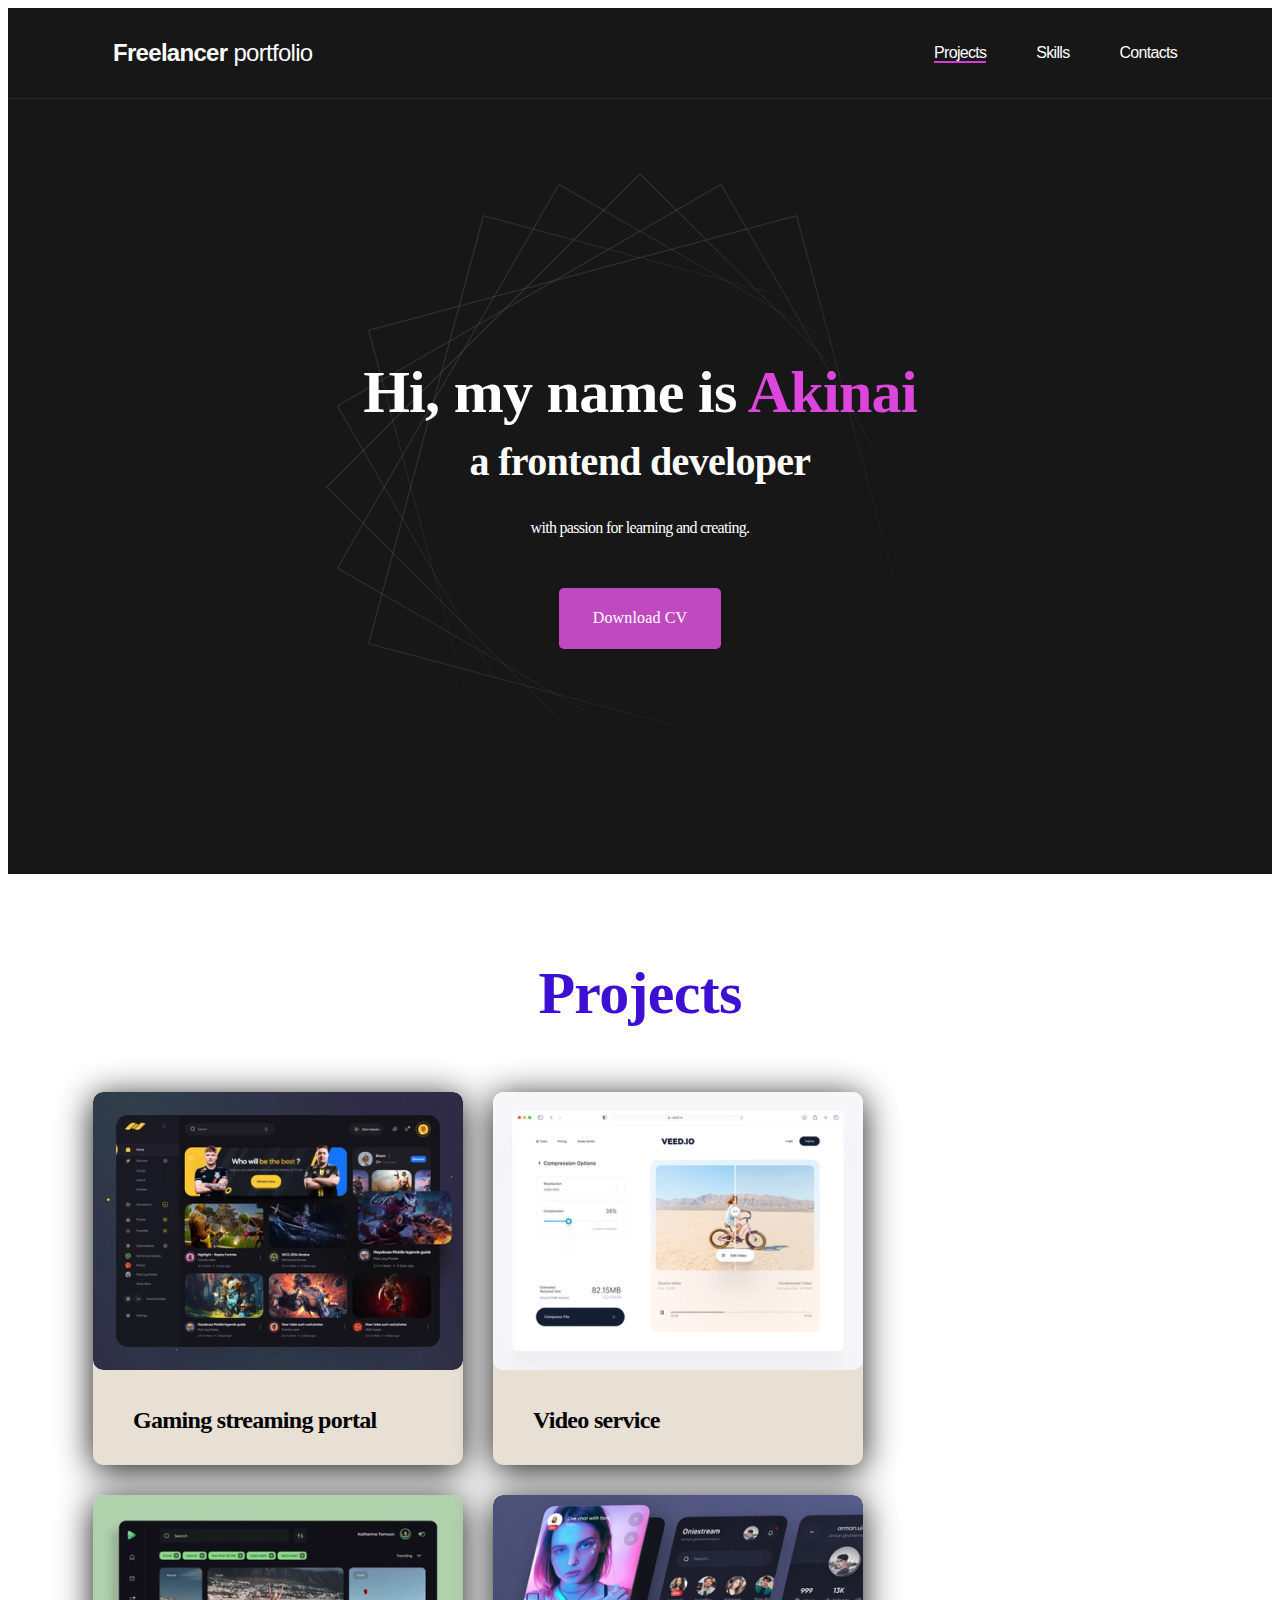
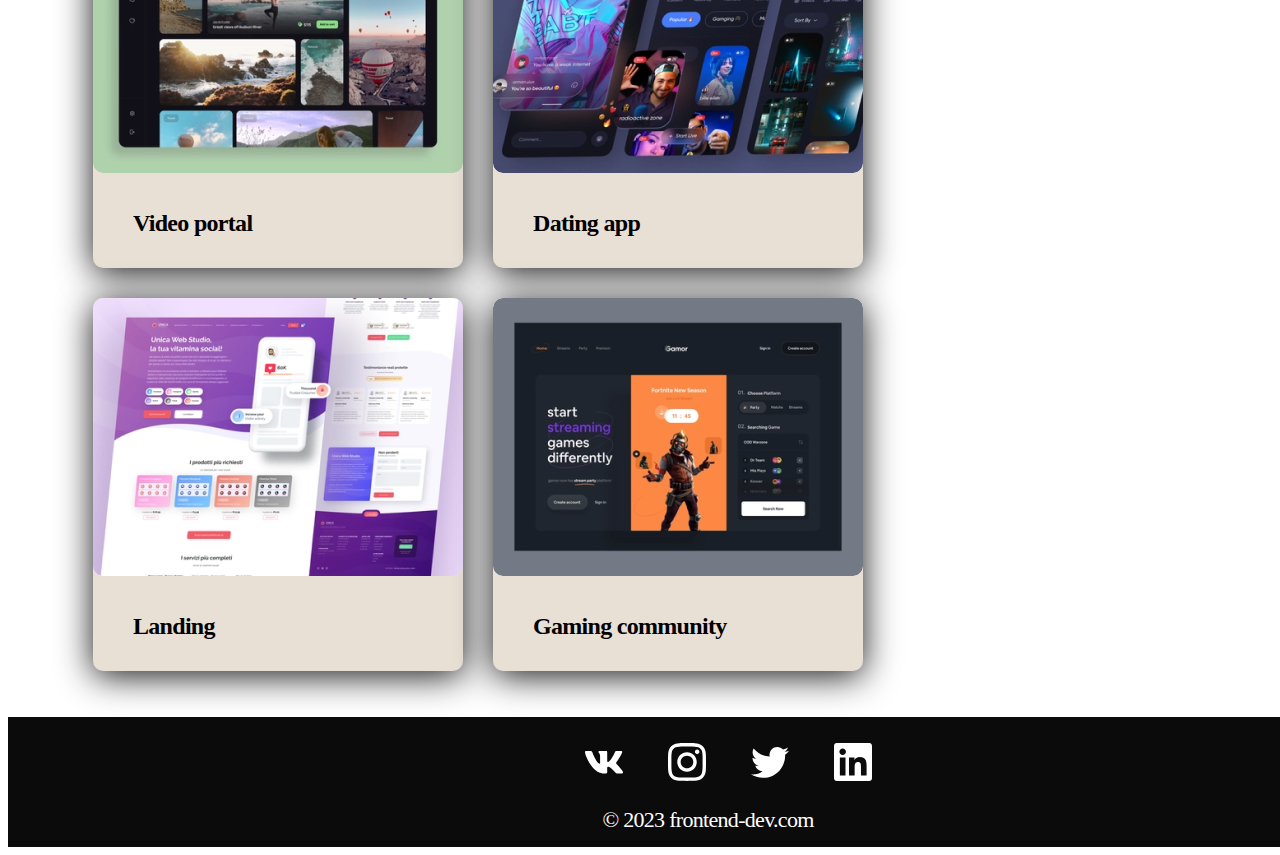
<file: index.html>
<!DOCTYPE html>
<html lang="en">
<head>
    <meta charset="UTF-8">
    <meta name="viewport" content="width=device-width, initial-scale=1.0">
    <title>Freelancer portfolio</title>
    <link rel="stylesheet" href="style.css">
</head>
<body>
    <nav class="nav">
        <div class="container">
            <div class="nav-row">
                <a href="./index.html" class="logo"><strong>Freelancer</strong> portfolio</a>
                <ul class="nav-list">
                    <li class="nav-list__item"><a href="./index.html" class="nav-list__link nav-list__link--active">Projects</a></li>
                    <li class="nav-list__item"><a href="./skills.html" class="nav-list__link">Skills</a></li>
                    <li class="nav-list__item"><a href="./contacts.html" class="nav-list__link">Contacts</a></li>
                </ul>
            </div>
        </div>
    </nav>
    <header class="header">
        <div class="container">
            <div class="header-wrapper">
                <h1 class="header-title"><strong>Hi, my name is <em>Akinai</em></strong><br>a frontend developer</h1>
                <div class="header-text"><p>with passion for learning and creating.</p></div>
                <a href="#!" class="btn">Download CV</a>
            </div>
        </div>
    </header>
    <section class="section">
        <div class="container">
            <h2 class="title-1">Projects</h2>
            <ul class="projects">
                <li class="project">
                     <a href="https://medium.com/kingdomstarter/5-best-game-livestream-platforms-for-gamers-ca9ec65443e9"><img src="./img/01.jpg" alt="project img" class="project-img"></a>
                    <h3 class="project-title">Gaming streaming portal</h3>
                </li>
                <li class="project">
                     <a href='./video.html'><img src="./img/02.jpg" alt="project img" class="project-img"></a>
                    <h3 class="project-title">Video service</h3>
                </li>
                <li class="project">
                     <a href="https://codecanyon.net/item/video-streaming-portal-tv-shows-movies-sports-videos-streaming/25581885"><img src="./img/03.jpg" alt="project img" class="project-img"></a>
                    <h3 class="project-title">Video portal</h3>
                </li>
                <li class="project">
                     <a href="https://www.aol.com/10-best-free-dating-apps-221716367.html"><img src="./img/04.jpg" alt="project img" class="project-img"></a>
                    <h3 class="project-title">Dating app</h3>
                </li>
                <li class="project">
                     <a href="https://www.youtube.com/watch?v=hnSembCjg2Y"><img src="./img/05.jpg" alt="project img" class="project-img"></a>
                    <h3 class="project-title">Landing</h3>
                </li>
                <li class="project">
                     <a href="https://www.metaengine.gg/blog/what-is-a-gaming-community-and-how-to-build-one"><img src="./img/06.jpg" alt="project img" class="project-img"></a>
                    <h3 class="project-title">Gaming community</h3>
                </li>
            </ul>
        </div>
    </section>
    <footer class="footer">
        <div class="footer-wrapper">
        <div class="container">
            <ul class="social">
                <li class="social-item"><a href="https://wap.vkontakte.ru/?q=%23%D0%BE%D0%B1%D0%B7%D0%BE%D1%80"><img src="img/vk.svg" alt=""></a></li>
                <li class="social-item"><a href="https://instagram.com/a.jeenbekova_?igshid=YTQwZjQ0NmI0OA=="><img src="img/instagram.svg" alt=""></a></li>
                <li class="social-item"><a href="#!"><img src="img/twitter.svg" alt=""></a></li>
                <li class="social-item"><a href="#!"><img src="img/linkedIn.svg" alt=""></a></li>
            </ul>
            <div class="copyright">
                <p>© 2023 frontend-dev.com</p>
            </div>
        </div>
        </div>
    </footer>
</body>
</html>
</file>
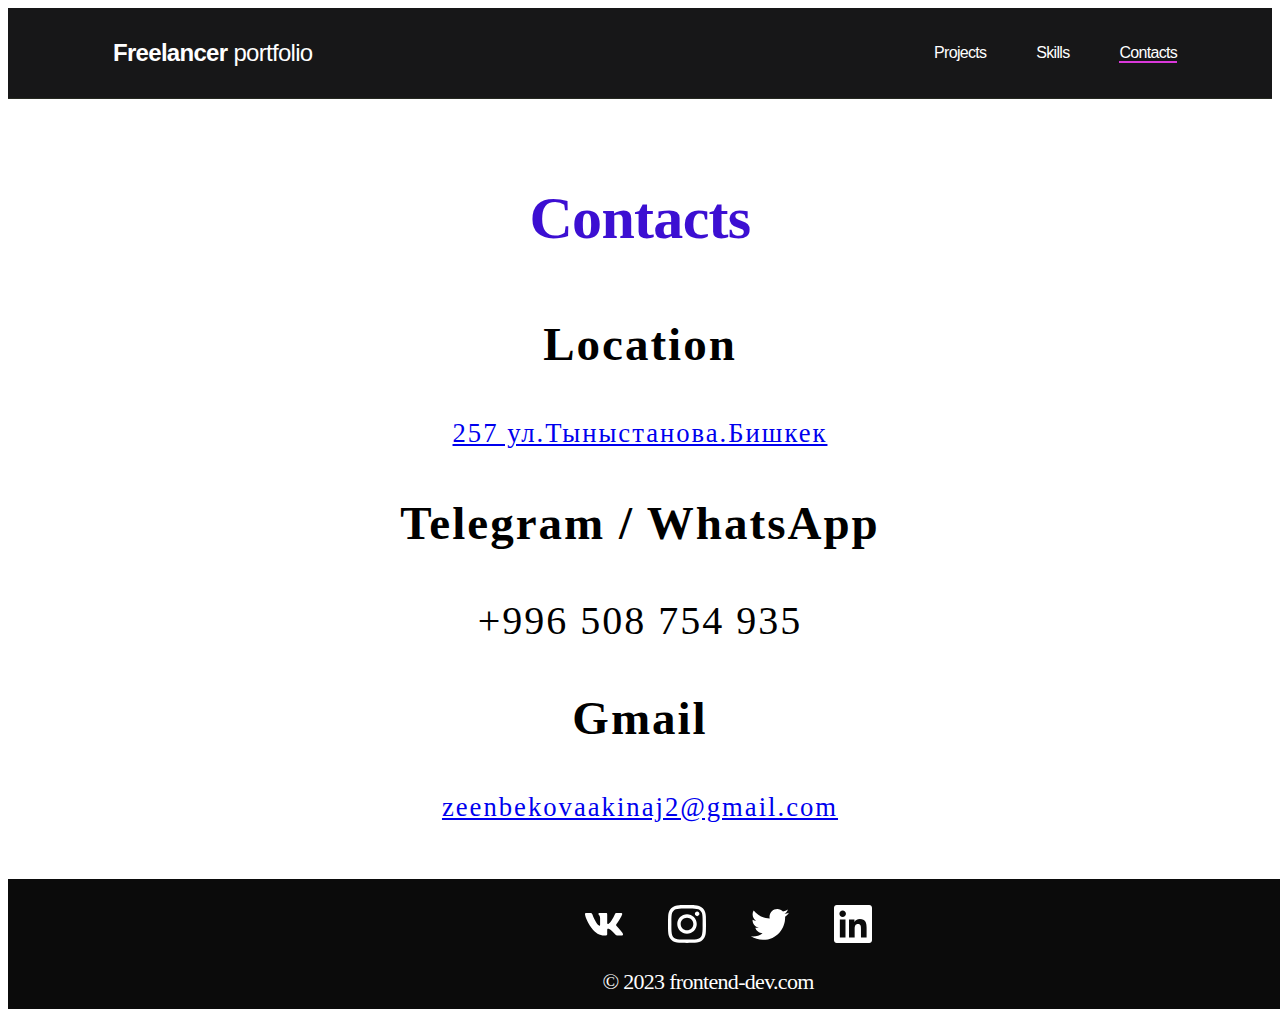
<file: contacts.html>
<!DOCTYPE html>
<html lang="en">
<head>
    <meta charset="UTF-8">
    <meta name="viewport" content="width=device-width, initial-scale=1.0">
    <title>Freelancer portfolio</title>
    <link rel="stylesheet" href="contacts.css">
</head>
<body>
    <nav class="nav">
        <div class="container">
            <div class="nav-row">
                <a href="./index.html" class="logo"><strong>Freelancer</strong> portfolio</a>
                <ul class="nav-list">
                    <li class="nav-list__item"><a href="./index.html" class="nav-list__link">Projects</a></li>
                    <li class="nav-list__item"><a href="./skills.html" class="nav-list__link ">Skills</a></li>
                    <li class="nav-list__item"><a href="./contacts.html" class="nav-list__link nav-list__link--active">Contacts</a></li>
                </ul>
            </div>
        </div>
    </nav>
    <section class="section">
        <div class="container">
            <h2 class="title-1">Contacts</h2>
            <div class="contacts">
            <h3 class="contact">Location</h3>
             <p class="contact-text"> <a href="https://maps.app.goo.gl/p39BNSh1CbWh9aKJ8">257 ул.Тыныстанова.Бишкек</a></p>
             <div class="contacts">
             <h3 class="contact">Telegram / WhatsApp</h3>
             <p class="contact-text1">+996 508 754 935</p>
             </div>
             <div class="contacts">
             <h3 class="contact">Gmail</h3>
             <p class="contact-text"><a href="zeenbekovaakinaj2@gmail.com">zeenbekovaakinaj2@gmail.com</a></p>
             </div>
        </div>
        </div>  
    </section>
    <footer class="footer">
        <div class="footer-wrapper">
        <div class="container">
            <ul class="social">
                <li class="social-item"><a href="https://wap.vkontakte.ru/?q=%23%D0%BE%D0%B1%D0%B7%D0%BE%D1%80"><img src="img/vk.svg" alt=""></a></li>
                <li class="social-item"><a href="https://instagram.com/a.jeenbekova_?igshid=YTQwZjQ0NmI0OA=="><img src="img/instagram.svg" alt=""></a></li>
                <li class="social-item"><a href="#!"><img src="img/twitter.svg" alt=""></a></li>
                <li class="social-item"><a href="#!"><img src="img/linkedIn.svg" alt=""></a></li>
            </ul>
            <div class="copyright">
                <p>© 2023 frontend-dev.com</p>
            </div>
        </div>
        </div>
    </footer>
</body>
</html>
</file>
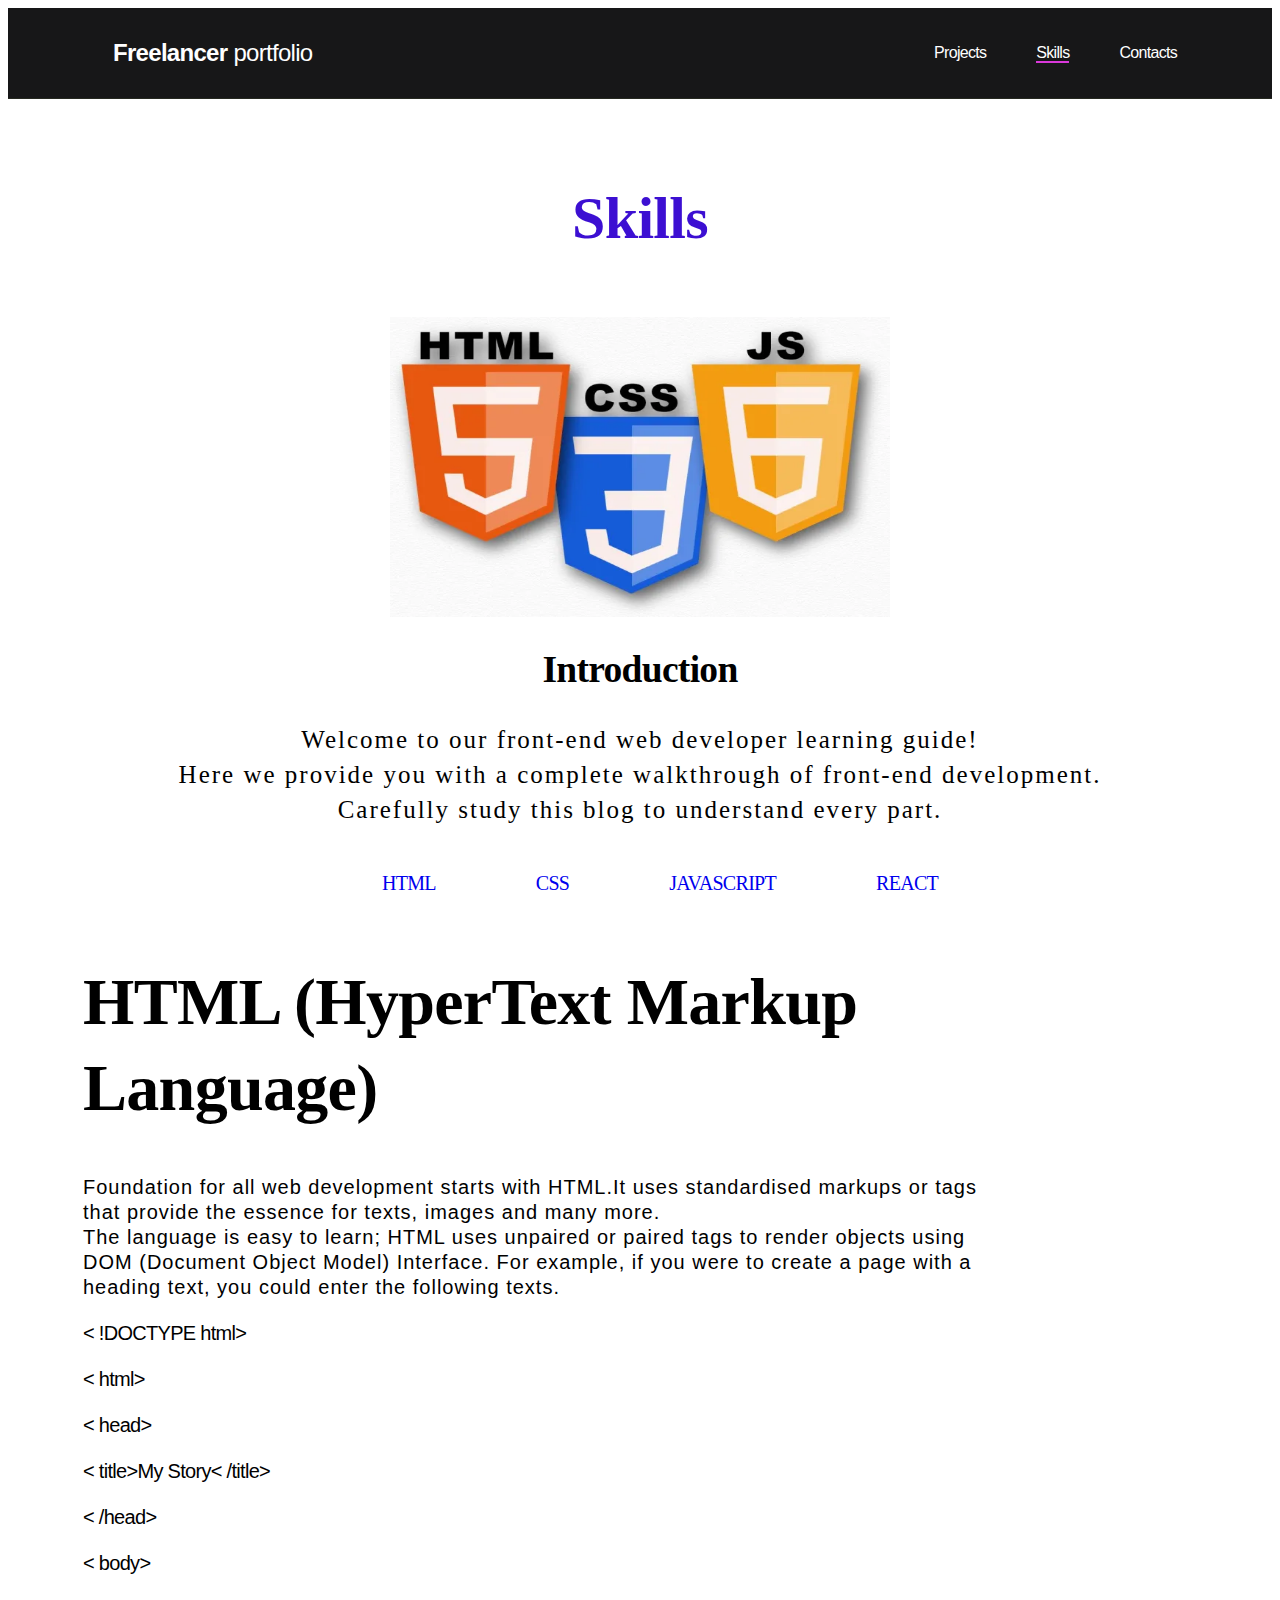
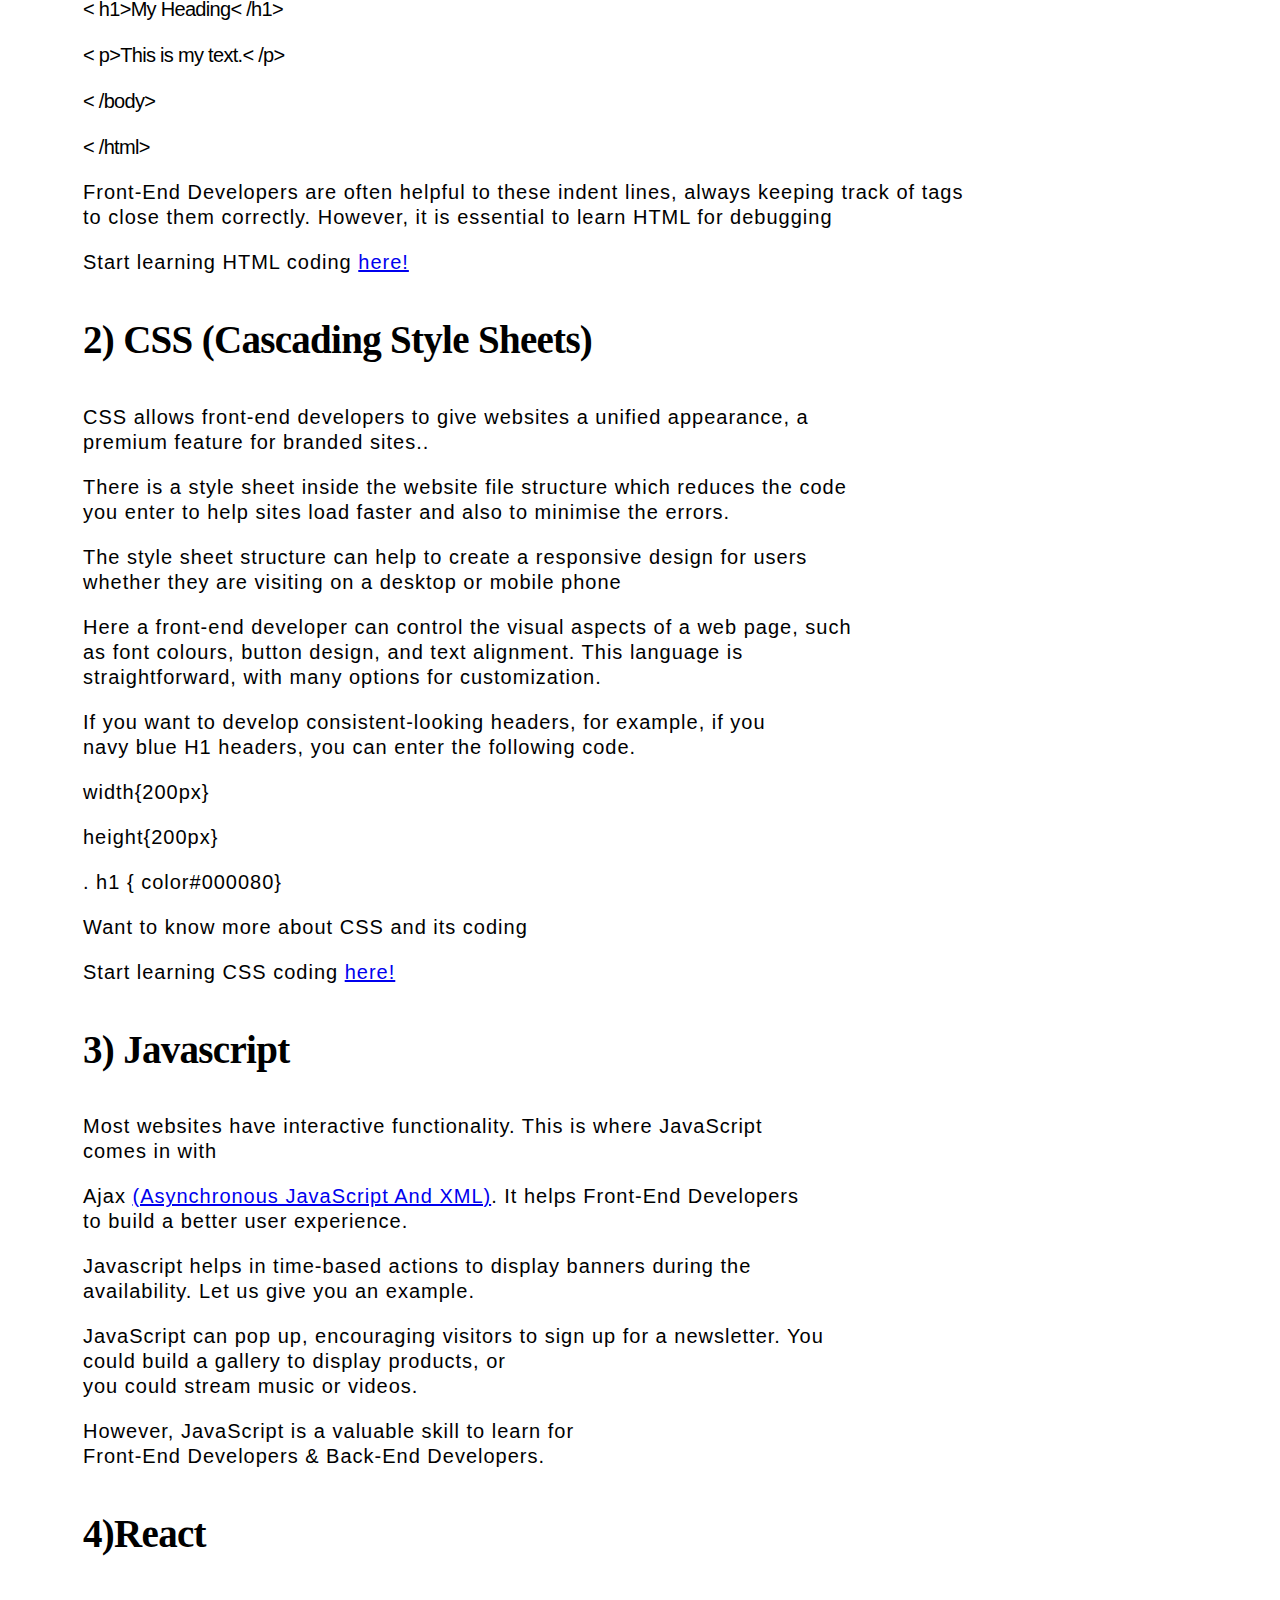
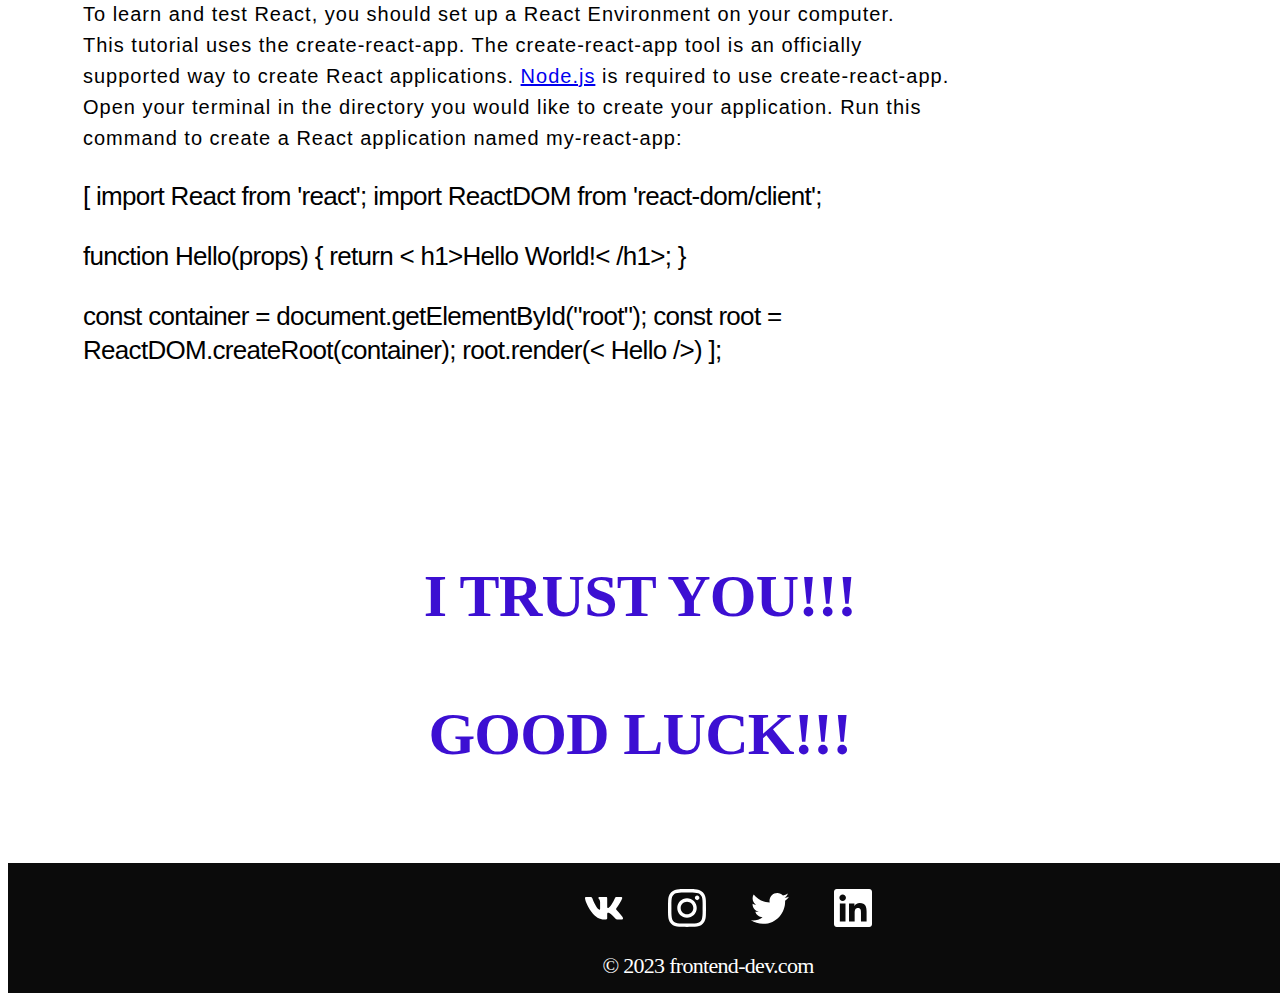
<file: skills.html>
<!DOCTYPE html>
<html lang="en">

<head>
    <meta charset="UTF-8">
    <meta name="viewport" content="width=device-width, initial-scale=1.0">
    <title>Freelancer portfolio</title>
    <link rel="stylesheet" href="skills.css">
</head>

<body>
    <nav class="nav">
        <div class="container">
            <div class="nav-row">
                <a href="./index.html" class="logo"><strong>Freelancer</strong> portfolio</a>
                <ul class="nav-list">
                    <li class="nav-list__item"><a href="./index.html" class="nav-list__link">Projects</a></li>
                    <li class="nav-list__item"><a href="./skills.html"
                            class="nav-list__link nav-list__link--active">Skills</a></li>
                    <li class="nav-list__item"><a href="./contacts.html" class="nav-list__link ">Contacts</a></li>
                </ul>
            </div>
        </div>
    </nav>
    <section class="section">
        <div class="container">
            <h2 class="title-1">Skills</h2>
            <div class="web">
                <img src="img/js1.webp" alt="" class="web-img">
            </div>
            <div class="web">
                <div class="web-title1">
                    <h2 class="web-text">Introduction</h2>
                    <p class="web-title">Welcome to our front-end web developer learning guide! <br>
                        Here we provide you with a complete walkthrough of front-end development. <br>
                        Carefully study this blog to understand every part.</p>
                </div>
            </div>
            <div class="web">
                <ul class="css">
                    <li> <a href="#front">HTML</a></li>
                    <li><a href="#css">CSS</a></li>
                    <li><a href="#JAVASCRIPT">JAVASCRIPT</a></li>
                    <li><a href="#react">REACT</a></li>
                </ul>
            </div>
            <div class="end">
                      <div id="front"><h1> HTML (HyperText Markup Language)</h1></div>
                <div class="front-title">
                    <p class="front-text">Foundation for all web development starts with HTML.It uses standardised
                        markups or tags that
                        provide the essence for texts, images and many more. <br>The language is easy to learn; HTML
                        uses unpaired or paired tags to render objects using DOM
                        (Document Object Model) Interface. For example, if you were to create a page with a heading
                        text, you could enter the following texts.
                    </p>
                    <div class="html">
                        <p>
                            < !DOCTYPE html>
                        </p>
                        <p>
                            < html>
                        </p>
                        <p>
                            < head>
                        </p>
                        <p>
                            < title>My Story< /title>
                        </p>
                        <p>
                            < /head>
                        </p>
                        <p>
                            < body>
                        </p>
                        <p>
                            < h1>My Heading< /h1>
                        </p>
                        <p>
                            < p>This is my text.< /p>
                        </p>
                        <p>
                            < /body>
                        </p>
                        <p>
                            < /html>
                        </p>
                    </div>
                    <p class="front-text">Front-End Developers are often helpful to these indent lines, always keeping
                        track of tags to close them correctly. However, it is essential to learn HTML for debugging</p>
                        <p class="front-text">Start learning HTML coding <a href="https://www.w3schools.com/html/default.asp">  here!</a></p>
                </div>
            </div>
            <div id="css">
                <div class="end">
                    <h3 class="front">2) CSS (Cascading Style Sheets)</h3>
                    <p class="front-text">CSS allows front-end developers to give websites a unified appearance, a <br>
                        premium feature for branded sites..</p>
                    <p class="front-text">There is a style sheet inside the website file structure which reduces the
                        code <br>
                        you enter to help sites load faster and also to minimise the errors.</p>
                    <p class="front-text">The style sheet structure can help to create a responsive design for users
                        <br>
                        whether they are visiting on a desktop or mobile phone</p>
                    <p class="front-text">Here a front-end developer can control the visual aspects of a web page, such
                        <br>
                        as font colours, button design, and text alignment. This language is <br>
                        straightforward, with many options for customization.</p>
                    <p class="front-text">If you want to develop consistent-looking headers, for example, if you <br>
                        navy blue H1 headers, you can enter the following code.</p>
                    <div class="front-text">
                        <p> width{200px}</p>
                        <p> height{200px}</p>
                        <p>. h1 { color#000080}</p>  
                    </div>
                     <p class="front-text">Want to know more about CSS and its coding</p>
                     <p class="front-text">Start learning CSS coding <a href="https://www.w3schools.com/css/css_text.asp">here!</a></p>
                    </div>
            </div>
            <div id="JAVASCRIPT">
                <div class="end">
                    <h3 class="front">3) Javascript</h3>
                    <p class="front-text">Most websites have interactive functionality. This is where JavaScript <br>comes in with</p>
                    <p class="front-text">Ajax <a href="https://www.w3schools.com/xml/ajax_intro.asp">(Asynchronous JavaScript And XML)</a>. It helps Front-End Developers <br> to build a better user experience.</p>
                    <p class="front-text">Javascript helps in time-based actions to display banners during the <br> availability. Let us give you an example. </p>
                    <p class="front-text">JavaScript can pop up, encouraging visitors to sign up for a newsletter. You <br>could build a gallery to display products, or <br> you could stream music or videos.</p>
                    <p class="front-text">However, JavaScript is a valuable skill to learn for <br>Front-End Developers & Back-End Developers.</p>
                    <p class="front-text"></p>
                </div>
            </div>
            <div id="react">
                <div class="end">
                    <h3 class="front">4)React</h3>
                    <p class="front-ent">To learn and test React, you should set up a React Environment on your computer.
                       <br> This tutorial uses the create-react-app.
                        The create-react-app tool is an officially <br> supported way to create React applications.
                      <a href="https://nodejs.org/en"> Node.js</a> is required to use create-react-app.
                       <br> Open your terminal in the directory you would like to create your application.
                        Run this command to create a React application named my-react-app:</p>
                    <p class="front-en"> [ import React from 'react';
                        import ReactDOM from 'react-dom/client';</p>
                    <p class="front-en">function Hello(props) {
                        return < h1>Hello World!< /h1>;
                      }</p>
                    <p class="front-en">
                        const container = document.getElementById("root");
                        const root = ReactDOM.createRoot(container);
                        root.render(< Hello />) ];</p>
                </div>
            </div>
            <div class="you">
            <h2 class="title-1">I TRUST YOU!!!</h2>
            <h2 class="title-1">GOOD LUCK!!!</h2>
            </div>
        </div>
    </section>
    <footer class="footer">
        <div class="footer-wrapper">
            <div class="container">
                <ul class="social">
                    <li class="social-item"><a href="https://wap.vkontakte.ru/?q=%23%D0%BE%D0%B1%D0%B7%D0%BE%D1%80"><img
                                src="img/vk.svg" alt=""></a></li>
                    <li class="social-item"><a href="https://instagram.com/a.jeenbekova_?igshid=YTQwZjQ0NmI0OA=="><img
                                src="img/instagram.svg" alt=""></a></li>
                    <li class="social-item"><a href="#!"><img src="img/twitter.svg" alt=""></a></li>
                    <li class="social-item"><a href="#!"><img src="img/linkedIn.svg" alt=""></a></li>
                </ul>
                <div class="copyright">
                    <p>© 2023 frontend-dev.com</p>
                </div>
            </div>
        </div>
    </footer>
</body>

</html>
</file>
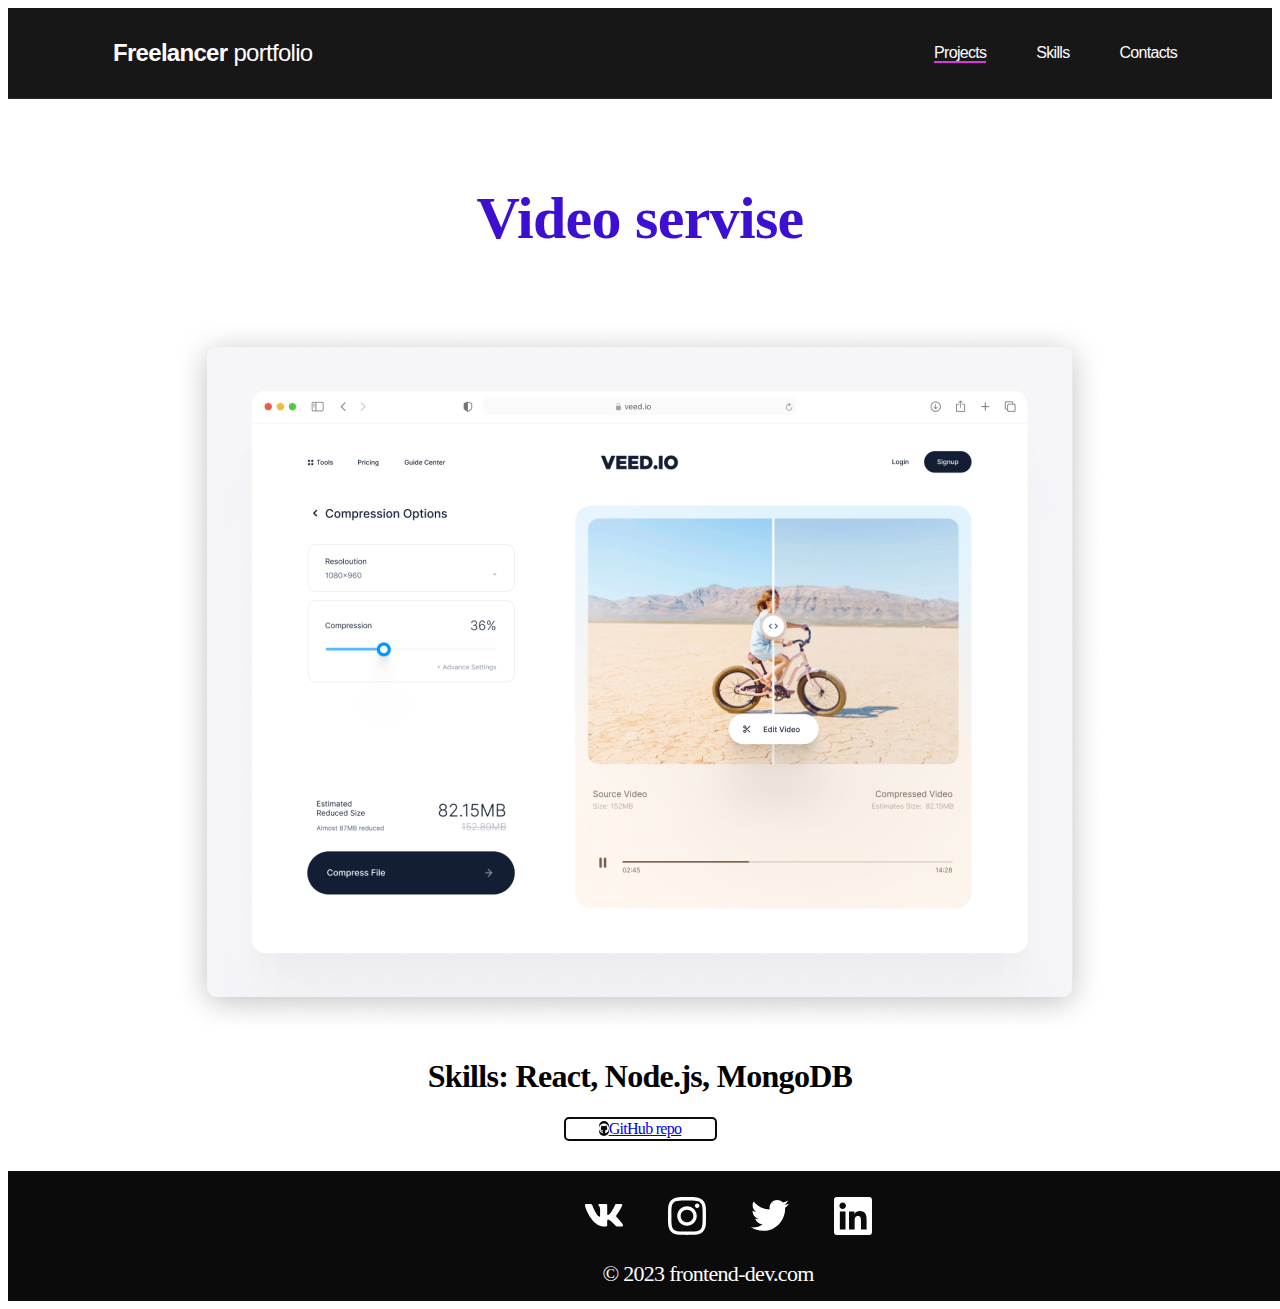
<file: video.html>
<!DOCTYPE html>
<html lang="en">
<head>
    <meta charset="UTF-8">
    <meta name="viewport" content="width=device-width, initial-scale=1.0">
    <title>Freelancer portfolio</title>
    <link rel="stylesheet" href="style.css">
</head>
<body>
    <nav class="nav">
        <div class="container">
            <div class="nav-row">
                <a href="./index.html" class="logo"><strong>Freelancer</strong> portfolio</a>
                <ul class="nav-list">
                    <li class="nav-list__item"><a href="./index.html" class="nav-list__link nav-list__link--active">Projects</a></li>
                    <li class="nav-list__item"><a href="./skills.html" class="nav-list__link ">Skills</a></li>
                    <li class="nav-list__item"><a href="./contacts.html" class="nav-list__link">Contacts</a></li>
                </ul>
            </div>
        </div>
    </nav>
    <section class="section">
        <div class="container">
            <h2 class="title-1">Video servise</h2>
            <div class="video">
            <img src="img/07 1.png" alt="">
            </div>
            <div class="react">
            <h1 class="video-title">Skills: React, Node.js, MongoDB</h1>
            <a href="https://github.com/" class="video-btn"> <img src="img/gitHub.svg" alt="" class="video-img">GitHub repo</a>
        </div>
         </div>
    
    </section>
    <footer class="footer">
        <div class="footer-wrapper">
        <div class="container">
            <ul class="social">
                <li class="social-item"><a href="https://wap.vkontakte.ru/?q=%23%D0%BE%D0%B1%D0%B7%D0%BE%D1%80"><img src="img/vk.svg" alt=""></a></li>
                <li class="social-item"><a href="https://instagram.com/a.jeenbekova_?igshid=YTQwZjQ0NmI0OA=="><img src="img/instagram.svg" alt=""></a></li>
                <li class="social-item"><a href="#!"><img src="img/twitter.svg" alt=""></a></li>
                <li class="social-item"><a href="#!"><img src="img/linkedIn.svg" alt=""></a></li>
            </ul>
            <div class="copyright">
                <p>© 2023 frontend-dev.com</p>
            </div>
        </div>
        </div>
    </footer>
</body>
</html>
</file>
<file: style.css>
body{
    letter-spacing: -0.7px;
    box-sizing: border-box;
}
.nav{
    padding: 20px 0;
    border-bottom: 1px solid #262920;
    background-color: #171718;
    color: #fff;
    position: relative;
}
.container{
    margin: 0 auto;
    padding: 0 15px;
    max-width: 1400px;
    /* position: relative; */
}
         /* skills*/
.video{
    display: flex;
    align-items: center;
    justify-content: center;
}
.react{
    width: 100%;
    display: flex;
    align-items: center;
    justify-content: center;
    flex-direction: column;
}
.video-title{
    display: flex;
    align-items: center;
    justify-content: center;
}
.video-img{
    width: 10px;
    height: 15px;
    border-radius: 21px;
    background-color: #0b0b0b;
}
.video-btn{
    display: flex;
    align-items: center;
    justify-content: center;
    width:149px;
    height: 20px;
    border-radius: 5px;
    border: 2px solid #0b0b0b;
}
.nav-row{
    display: flex;
    justify-content: space-between;
    align-items: center;
    column-gap: 30px;
    row-gap: 20px;
    flex-wrap: wrap;
    padding-left: 90px;
    padding-right: 80px;
}
.logo{
    color: #fff;
    font-size: 24px;
    font-family:'Ponpins', sans-serif;
    text-decoration: none;
}
.logo strong{
    font-weight: 700;
}
.nav-list{
    list-style: none;
    display: flex;
    align-items: center;
    column-gap: 50px;
    font-size: 16px;
    font-weight: 500;
    font-family:'Ponpins', sans-serif;

}
.nav-list__link{
    color: #fff;
    transition: opacity 0.2s ease-in;
    text-decoration: none;
}
.nav-list__link:hover{
    opacity: 0.8;
}
.nav-list__link--active{
    position: relative;
}
.nav-list__link--active::before{
    content: '';
    display: block;
    position: absolute;
    left: 0;
    top: 100%;
    height: 2px;
    width: 100%;
    background-color: rgb(218, 56, 218);
}
.header{
    background-color: #171718;
    color: #fff;
    padding: 40px 0;
    min-height: 695px;
    display: flex;
    justify-content: center;
    align-items: center;
    text-align: center;
    background-image: url(./img/Abstract.png);
    background-repeat: no-repeat;
    background-size: auto;
    background-position: center center;
    position: relative;
}
.header-wrapper{
    max-width: 660px;
    padding: 0 15px;
}
.header-title{
    font-size: 40px;
    font-weight: 700;
    line-height: 1.4;
}
.header-title strong{
    font-size: 60px;
    font-weight: 700;
}
.header-title em{
    font-style: normal;
    color: rgb(221, 70, 221);
}
.header-text{
    margin-bottom: 50px;
    font-size: 21 px;
    line-height: 1.333;
}
.btn{
    display: inline-block;
    height: 28px;
    padding: 12px 34px;
    padding-top: 21px;
    border-radius: 5px;
    background-color: rgb(192, 73, 192);
    color: #fff;
    letter-spacing: 0.15px;
    font-size: 16px;
    font-weight: 500;
    transition:opacity 0.2s ease-in;
    text-decoration: none; 
}
.btn:hover{
    opacity: 0.8;
}
.btn:active{
    position: relative;
    top: 1px;
}
.section{
    padding: 30px 0 ;
}
.title-1{
    margin-bottom: 60px;
    font-size: 60px;
    font-weight: 700;
    line-height: 1.3;
    color: rgb(60, 15, 210);
    text-align: center;
}
.projects{
    display: flex;
    flex-wrap: wrap;
    column-gap: 30px;
    row-gap: 30px;
    padding-left: 70px;
    list-style: none;
}
.project{
    max-width: 370px;
    background-color: rgb(232, 223, 213);
    box-shadow: 0px 5px 35px #171718;
    border-radius: 10px;
}
.project-img{
    border-radius: 10px;
}
.project-title{
    padding: 7px 40px 5px;
    font-weight: 700;
    font-size: 24px;
    line-height: 1.3;
}
.footer{
    min-width: 1400px;
    height: 30px;
    padding: 10px 0 90px;
    background-color: #0b0b0b;
    color: #fff;
}
.footer-wrapper{
    display: flex;
    flex-direction: column;
    align-items:center;
    row-gap: 27px;
}
.social{
    display: flex;
    column-gap: 45px;
    align-items: center;
    list-style: none;
}
.copyright{
    font-size: 22px;
    text-align: center;
}
</file>
<file: contacts.css>
body{
    letter-spacing: -0.7px;
    box-sizing: border-box;
}
.nav{
    padding: 20px 0;
    border-bottom: 1px solid #262920;
    background-color: #171718;
    color: #fff;
    position: relative;
}
.container{
    margin: 0 auto;
    padding: 0 15px;
    max-width: 1400px;
    /* position: relative; */
}
.nav-row{
    display: flex;
    justify-content: space-between;
    align-items: center;
    column-gap: 30px;
    row-gap: 20px;
    flex-wrap: wrap;
    padding-left: 90px;
    padding-right: 80px;
}
.logo{
    color: #fff;
    font-size: 24px;
    font-family:'Ponpins', sans-serif;
    text-decoration: none;
}
.logo strong{
    font-weight: 700;
}
.nav-list{
    list-style: none;
    display: flex;
    align-items: center;
    column-gap: 50px;
    font-size: 16px;
    font-weight: 500;
    font-family:'Ponpins', sans-serif;

}
.nav-list__link{
    color: #fff;
    transition: opacity 0.2s ease-in;
    text-decoration: none;
}
.nav-list__link:hover{
    opacity: 0.8;
}
.nav-list__link--active{
    position: relative;
}
.nav-list__link--active::before{
    content: '';
    display: block;
    position: absolute;
    left: 0;
    top: 100%;
    height: 2px;
    width: 100%;
    background-color: rgb(218, 56, 218);
}
.section{
    padding: 30px 0 ;
}
.title-1{
    margin-bottom: 60px;
    font-size: 60px;
    font-weight: 700;
    line-height: 1.3;
    color: rgb(60, 15, 210);
    text-align: center;
}
.contacts{
    text-align: center;
}
.contact{
    font-size: 47px;
    letter-spacing: 2px;
}
.contact-text{
    font-size: 20pt;
    letter-spacing: 2px;
}
.contact-text1{
    font-size: 30pt;
    letter-spacing: 2px;
}
.footer{
    min-width: 1400px;
    height: 30px;
    padding: 10px 0 90px;
    background-color: #0b0b0b;
    color: #fff;
}
.footer-wrapper{
    display: flex;
    flex-direction: column;
    align-items:center;
    row-gap: 27px;
}
.social{
    display: flex;
    column-gap: 45px;
    align-items: center;
    list-style: none;
}
.copyright{
    font-size: 22px;
    text-align: center;
}
</file>
<file: skills.css>
body{
    letter-spacing: -0.7px;
    box-sizing: border-box;
}
.nav{
    padding: 20px 0;
    border-bottom: 1px solid #262920;
    background-color: #171718;
    color: #fff;
    position: relative;
}
.container{
    margin: 0 auto;
    padding: 0 15px;
    max-width: 1400px;
    /* position: relative; */
}
.nav-row{
    display: flex;
    justify-content: space-between;
    align-items: center;
    column-gap: 30px;
    row-gap: 20px;
    flex-wrap: wrap;
    padding-left: 90px;
    padding-right: 80px;
}
.logo{
    color: #fff;
    font-size: 24px;
    font-family:'Ponpins', sans-serif;
    text-decoration: none;
}
.logo strong{
    font-weight: 700;
}
.nav-list{
    list-style: none;
    display: flex;
    align-items: center;
    column-gap: 50px;
    font-size: 16px;
    font-weight: 500;
    font-family:'Ponpins', sans-serif;

}
.nav-list__link{
    color: #fff;
    transition: opacity 0.2s ease-in;
    text-decoration: none;
}
.nav-list__link:hover{
    opacity: 0.8;
}
.nav-list__link--active{
    position: relative;
}
.nav-list__link--active::before{
    content: '';
    display: block;
    position: absolute;
    left: 0;
    top: 100%;
    height: 2px;
    width: 100%;
    background-color: rgb(218, 56, 218);
}
.section{
    padding: 30px 0 ;
}
.title-1{
    margin-bottom: 60px;
    font-size: 60px;
    font-weight: 700;
    line-height: 1.3;
    color: rgb(60, 15, 210);
    text-align: center;
}
.web{
    margin: 0 auto;
    display: flex;
    justify-content: center;
    align-items: center;
    text-align: center;
}
.web-img{
    width: 500px;
    height: 300px;
}
.web-title1{
    font-size: 25px;
}
.web-title{
    line-height: 35px;
    letter-spacing: 2px;
}
.css a{
    text-decoration: none;
}
.css{
    text-decoration: none;
    list-style: none;
    font-size: 20px;
    display: flex;
    justify-content: space-between;
    column-gap: 100px;
}
.end{
    width: 900px;
    margin-left: 60px;
    margin-bottom: 40px;
    line-height: 1.3;
}
#front{
    font-size: 33px;
}
.front{
    font-size: 39px;
}
.front-title{
    font-family: 'Franklin Gothic Medium', 'Arial Narrow', Arial, sans-serif;
}
.front-text{
    font-size: 20px;
    line-height: 25px;
    letter-spacing: 1px;
    font-family: 'Franklin Gothic Medium', 'Arial Narrow', Arial, sans-serif;
}
.front-ent{
    font-size: 20px;
    line-height: 31px;
    letter-spacing: 1px;
    font-family: 'Franklin Gothic Medium', 'Arial Narrow', Arial, sans-serif;
}
.front-en{
    font-size: 26px;
    font-family: 'Franklin Gothic Medium', 'Arial Narrow', Arial, sans-serif;
}
.html{
    font-size: 20px;
}
.you{
    padding-top: 100px;
}
.footer{
    min-width: 1400px;
    height: 30px;
    padding: 10px 0 90px;
    background-color: #0b0b0b;
    color: #fff;
}
.footer-wrapper{
    display: flex;
    flex-direction: column;
    align-items:center;
    row-gap: 27px;
}
.social{
    display: flex;
    column-gap: 45px;
    align-items: center;
    list-style: none;
}
.copyright{
    font-size: 22px;
    text-align: center;
}
</file>
